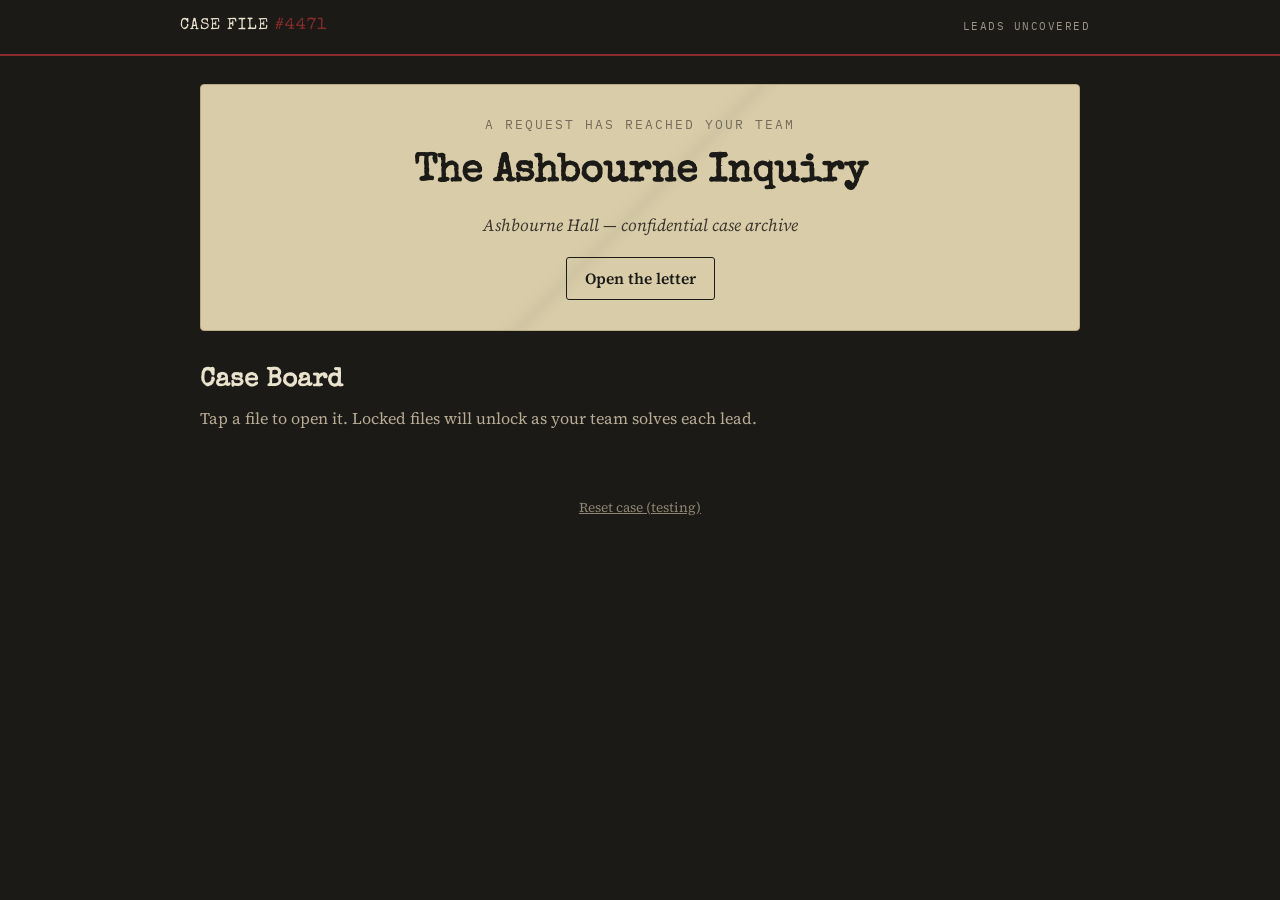
<file: index.html>
<!DOCTYPE html>
<html lang="en">
<head>
<meta charset="UTF-8">
<meta name="viewport" content="width=device-width, initial-scale=1.0">
<title>Case File #4471 — The Ashbourne Inquiry</title>
<link rel="stylesheet" href="style.css">
<link rel="preconnect" href="https://fonts.googleapis.com">
<link rel="preconnect" href="https://fonts.gstatic.com" crossorigin>
<link href="https://fonts.googleapis.com/css2?family=Special+Elite&family=Source+Serif+4:ital,opsz,wght@0,8..60,400;0,8..60,600;0,8..60,700;1,8..60,400&family=IBM+Plex+Mono:wght@400;500;600&display=swap" rel="stylesheet">
</head>
<body>

<!-- ============================================================
     TOP BAR — persists across all screens
============================================================ -->
<header class="topbar">
  <div class="topbar-inner">
    <div class="case-stamp">CASE FILE <span>#4471</span></div>
    <div class="progress-track" id="progressTrack" aria-label="Case progress">
      <span class="progress-label">LEADS UNCOVERED</span>
      <div class="progress-dots" id="progressDots"></div>
    </div>
  </div>
</header>

<main id="app">

  <!-- ============================================================
       SCREEN: DASHBOARD
  ============================================================ -->
  <section class="screen" id="screen-dashboard">
    <div class="intro-letter">
      <p class="intro-kicker">A request has reached your team</p>
      <h1>The Ashbourne Inquiry</h1>
      <p class="intro-sub">Ashbourne Hall &mdash; confidential case archive</p>
      <button class="btn btn-ghost" id="btnOpenLetter">Open the letter</button>
    </div>

    <div class="board" id="board">
      <h2 class="board-heading">Case Board</h2>
      <p class="board-help">Tap a file to open it. Locked files will unlock as your team solves each lead.</p>
      <div class="card-grid" id="cardGrid"><!-- cards injected by script.js --></div>
    </div>

    <div class="dashboard-footer">
      <button class="btn btn-text" id="btnReset">Reset case (testing)</button>
    </div>
  </section>

  <!-- ============================================================
       SCREEN: BACKGROUND / LETTER FROM REQUESTER
  ============================================================ -->
  <section class="screen hidden" id="screen-background">
    <button class="btn btn-back" data-back>&larr; Back to Case Board</button>
    <article class="file-sheet letter-sheet">
      <p class="file-tag">Incoming Correspondence</p>
      <h2>A Request For Help</h2>
      <p class="letter-line">CONFIDENTIAL — CASE FILE #4471</p>
      <p class="letter-line">Requesting Party: Margaret Hale, Family Attorney</p>
      <hr class="rule">
      <p>To the Investigation Team,</p>
      <p>My name is Margaret Hale. I've served as the Ashford family's attorney for almost twenty years, and I'm reaching out because I don't trust how quickly this case was closed.</p>
      <p>Four nights ago, <strong>Theodore Ashford</strong> &mdash; founder of Ashford Specialty Catalysts and owner of Ashbourne Hall was found dead in his study by his housekeeper, just before midnight. The official report calls it a tragic fall. The family wants it left at that.</p>
      <p>I don't believe that's the whole story.</p>
      <p>Theodore had asked me, privately, to review the company's books before the dinner that evening. He told me he'd found "irregularities" and that he intended to settle the matter quietly with the family before he announced who would take over the company. That conversation was supposed to happen after dinner. It never did.</p>
      <p>I've gathered what I could before anyone thought to stop me. I'm locking each file behind a puzzle, because I'm afraid that if the wrong person reaches this archive first, the truth will quietly disappear.</p>
      <p>You are, by every account, the best detective team there is. Please find out what really happened to Theodore that night.</p>
      <p class="letter-sign">&mdash; Margaret Hale</p>
    </article>
  </section>

  <!-- ============================================================
       SCREEN: CLUE 1 — ROMAN NUMERAL CIPHER (entry lock)
  ============================================================ -->
  <section class="screen hidden" id="screen-clue1">
    <button class="btn btn-back" data-back>&larr; Back to Case Board</button>
    <article class="file-sheet">
      <p class="file-tag">The Study Safe &mdash; Locked</p>
      <h2>Combination Lock</h2>
      <p>Margaret left a note taped to the safe in Theodore's study:</p>
      <blockquote class="riddle-block">
        I&rsquo;m thinking of three Roman numerals.<br><br>
        They all follow the same rule: each one is made from a block of X&rsquo;s, followed by either VII or IX.<br><br>
        The second number is the smallest, and the third number is the largest.<br><br>
        1st number: _ _ _ _ _<br>
        2nd number: _ _ _ _<br>
        3rd number: _ _ _ _ _<br><br>
        What are the three numbers?
      </blockquote>
      <p class="hint-note">Answers may be entered as Roman numerals or regular numbers.</p>

      <div class="answer-box" data-clue="clue1">
        <label for="input-clue1">Enter the three numbers, in order:</label>
        <input type="text" id="input-clue1" placeholder="e.g. XIVII, IXXIV, XXXXI  or  25, 04, 45" autocomplete="off">
        <div class="answer-actions">
          <button class="btn btn-primary" data-submit="clue1">Submit</button>
          <button class="btn btn-hint" data-hint="clue1">Hint</button>
        </div>
        <p class="hint-text hidden" id="hint-clue1"></p>
        <p class="feedback" id="feedback-clue1"></p>
      </div>
    </article>
  </section>

  <!-- ============================================================
       SCREEN: AUTOPSY REPORT (contains Clue 2)
  ============================================================ -->
  <section class="screen hidden" id="screen-autopsy">
    <button class="btn btn-back" data-back>&larr; Back to Case Board</button>
    <article class="file-sheet">
      <p class="file-tag">Medical Examiner's File</p>
      <h2>Examination Summary</h2>
      <table class="data-table">
        <tr><th>Subject</th><td>Theodore Ashford, 68</td></tr>
        <tr><th>Date of incident</th><td>The night of November 14th</td></tr>
        <tr><th>Examination time</th><td>11:00&nbsp;PM</td></tr>
        <tr><th>Cause of death</th><td>Blunt head trauma consistent with a fall</td></tr>
        <tr><th>Body temperature at exam</th><td>33.0&deg;C</td></tr>
        <tr><th>Normal living body temperature</th><td>37.2&deg;C</td></tr>
        <tr><th>Stomach contents</th><td>Partially digested, consistent with a meal taken mid-afternoon</td></tr>
        <tr><th>Toxicology</th><td>No alcohol or medication detected</td></tr>
      </table>
      <p class="examiner-note">Examiner's note: "Temperature alone won't tell you anything. Cooling isn't constant."</p>

      <div class="answer-box" data-clue="clue2">
        <label for="input-clue2">What time did Theodore die?</label>
        <input type="text" id="input-clue2" placeholder="e.g. 1:00 PM or 13:00" autocomplete="off">
        <div class="answer-actions">
          <button class="btn btn-primary" data-submit="clue2">Submit</button>
          <button class="btn btn-hint" data-hint="clue2">Hint</button>
        </div>
        <p class="hint-text hidden" id="hint-clue2"></p>
        <p class="feedback" id="feedback-clue2"></p>
      </div>
    </article>
  </section>

  <!-- ============================================================
       SCREEN: POLICE REPORT (contains Clue 3)
  ============================================================ -->
  <section class="screen hidden" id="screen-police">
    <button class="btn btn-back" data-back>&larr; Back to Case Board</button>
    <article class="file-sheet">
      <p class="file-tag">Police Report</p>
      <h2>Incident Report &amp; Witness Statements</h2>

      <h3>Suspect statements</h3>
      <div class="suspect-grid">
        <div class="suspect-card">
          <p class="suspect-name">Olivia Ashford</p>
          <p class="suspect-role">Daughter &middot; company Vice President</p>
          <p class="suspect-quote">"I was on the garden terrace taking calls about the merger from about 6:30 until just after 9. The security log should confirm that."</p>
        </div>
        <div class="suspect-card">
          <p class="suspect-name">Richard Pruitt</p>
          <p class="suspect-role">Theodore's longtime business partner &middot; recently sidelined</p>
          <p class="suspect-quote">"I was at my own home all afternoon, rehearsing a toast I never got to give. I never came near Ashbourne Hall that day."</p>
        </div>
      <div class="suspect-card">
          <p class="suspect-name">Daniel Whitlock</p>
          <p class="suspect-role">Son-in-law &middot; works in the company's finance office</p>
          <p class="suspect-quote">"I left the house around 2:30 and went for a long drive to clear my head. I was alone the rest of the afternoon."</p>
        </div>
        <div class="suspect-card">
          <p class="suspect-name">Marta Lin</p>
          <p class="suspect-role">Theodore's executive assistant of twenty years</p>
          <p class="suspect-quote">"I left for the pharmacy around 5. I can show you the receipt."</p>
        </div>
      </div>

      <h3>Ashbourne Hall security log &mdash; night of the incident</h3>
      <div class="table-scroll">
      <table class="data-table log-table">
        <tr><th>Time</th><th>Name</th><th>Door</th></tr>
        <tr><td>3:55&nbsp;PM</td><td>D. Whitlock</td><td>Study Wing &mdash; IN</td></tr>
        <tr><td>4:10&nbsp;PM</td><td>D. Whitlock</td><td>Study Wing &mdash; OUT</td></tr>
        <tr><td>5:12&nbsp;PM</td><td>M. Lin</td><td>Main Hall &mdash; OUT</td></tr>
        <tr><td>6:40&nbsp;PM</td><td>O. Ashford</td><td>Garden Terrace &mdash; IN</td></tr>
        <tr><td>9:15&nbsp;PM</td><td>O. Ashford</td><td>Garden Terrace &mdash; OUT</td></tr>
        <tr><td>11:48&nbsp;PM</td><td>Housekeeper</td><td>Study Wing &mdash; IN (body discovered)</td></tr>
      </table>
      </div>
      <p class="examiner-note">Note: R. Pruitt's access fob has no recorded entries for the entire day &mdash; consistent with being off the property.</p>

      <div class="answer-box" data-clue="clue3">
        <label for="input-clue3">Whose statement contradicts the security log at the established time of death?</label>
        <input type="text" id="input-clue3" placeholder="Enter a name" autocomplete="off">
        <div class="answer-actions">
          <button class="btn btn-primary" data-submit="clue3">Submit</button>
          <button class="btn btn-hint" data-hint="clue3">Hint</button>
        </div>
        <p class="hint-text hidden" id="hint-clue3"></p>
        <p class="feedback" id="feedback-clue3"></p>
      </div>
    </article>
  </section>

  <!-- ============================================================
       SCREEN: COMPANY LEDGER (contains Clue 4)
  ============================================================ -->
  <section class="screen hidden" id="screen-research">
    <button class="btn btn-back" data-back>&larr; Back to Case Board</button>
    <article class="file-sheet">
      <p class="file-tag">Ashford Specialty Catalysts &mdash; Finance Office</p>
      <h2>Quarterly Ledger &amp; Audit Trail</h2>

      <p>
        The quarterly expense summary presented to the family and the board listed the following totals.
        Margaret had reportedly asked for the finance records to be rechecked the morning of the incident.
      </p>

      <table class="data-table">
        <tr><th>Expense category</th><th>Reported total</th></tr>
        <tr><td>Equipment maintenance</td><td>$42,000</td></tr>
        <tr><td>Raw material purchases</td><td>$158,000</td></tr>
        <tr><td>Marketing &amp; travel</td><td>$39,000</td></tr>
        <tr><td>Contractor fees</td><td>$51,000</td></tr>
      </table>

      <p>
        The printed report only shows final totals. The accounting software, however, keeps an independent
        entry log showing the original internal entries before the summary was prepared:
      </p>

      <div class="table-scroll">
      <table class="data-table log-table">
        <tr>
          <th>Entry ID</th>
          <th>User</th>
          <th>Logged</th>
          <th>Vendor / note</th>
          <th>Category assigned</th>
          <th>Amount</th>
        </tr>
        <tr>
          <td>LED-2287</td>
          <td>dwhitlock</td>
          <td>3 weeks before incident</td>
          <td>Boiler inspection and replacement valves</td>
          <td>Equipment maintenance</td>
          <td>$42,000</td>
        </tr>
        <tr>
          <td>LED-2288</td>
          <td>dwhitlock</td>
          <td>3 weeks before incident</td>
          <td>Metal feedstock</td>
          <td>Raw material purchases</td>
          <td>$158,000</td>
        </tr>
        <tr>
          <td>LED-2289</td>
          <td>dwhitlock</td>
          <td>3 weeks before incident</td>
          <td>Harrow &amp; Vale Industrial Consulting</td>
          <td>Contractor fees</td>
          <td>$97,000</td>
        </tr>
        <tr>
          <td>LED-2310</td>
          <td>dwhitlock</td>
          <td>2 weeks before incident</td>
          <td>Conference travel and client dinner expenses</td>
          <td>Marketing &amp; travel</td>
          <td>$39,000</td>
        </tr>
        <tr>
          <td>LED-2316</td>
          <td>dwhitlock</td>
          <td>4 days before incident</td>
          <td>Quarterly report formatting adjustment</td>
          <td>Contractor fees</td>
          <td>-$46,000</td>
        </tr>
      </table>
      </div>

      <p class="examiner-note">
        System note: the printed board summary only displays final category totals. The accounting software
        stores every original entry and every later adjustment separately. Margaret had circled the contractor
        section in red pencil, but the marked copy was never sent to the board.
      </p>

      <div class="answer-box" data-clue="clue4">
        <label for="input-clue4">Which original Entry ID contains the suspicious contractor amount?</label>
        <input type="text" id="input-clue4" placeholder="e.g. LED-4586" autocomplete="off">
        <div class="answer-actions">
          <button class="btn btn-primary" data-submit="clue4">Submit</button>
          <button class="btn btn-hint" data-hint="clue4">Hint</button>
        </div>
        <p class="hint-text hidden" id="hint-clue4"></p>
        <p class="feedback" id="feedback-clue4"></p>
      </div>
    </article>
  </section>

  <!-- ============================================================
       SCREEN: FINAL ACCUSATION
  ============================================================ -->
  <section class="screen hidden" id="screen-final">
    <button class="btn btn-back" data-back>&larr; Back to Case Board</button>
    <article class="file-sheet final-sheet">
      <p class="file-tag">Final Verdict</p>
      <h2>Who Killed Theodore Ashford?</h2>
      <p>Your team has the security log, the time of death, the contradicted alibi, and the falsified ledger entry. It's time to name the person responsible.</p>

      <div class="answer-box" data-clue="final">
        <label for="input-final">Type the murderer's full name:</label>
        <input type="text" id="input-final" placeholder="Enter a name" autocomplete="off">
        <div class="answer-actions">
          <button class="btn btn-primary" data-submit="final">Accuse</button>
        </div>
        <p class="feedback" id="feedback-final"></p>
      </div>
    </article>
  </section>

  <!-- ============================================================
       SCREEN: ENDING
  ============================================================ -->
  <section class="screen hidden" id="screen-ending">
    <button class="btn btn-back" data-back>&larr; Back to Case Board</button>
    <article class="file-sheet ending-sheet">
      <p class="file-tag">Case Closed</p>
      <h2>The Truth</h2>
      <p>Daniel Whitlock had been quietly siphoning company funds through inflated contractor invoices to cover a string of gambling debts. When Theodore ordered an outside audit of the books, the gap surfaced and Theodore decided to settle it privately with the family rather than involve the police, at least until he'd heard Daniel out.</p>
      <p>Daniel got to him first. The security log places him in the study at 3:55&nbsp;PM, exactly when the examiner says Theodore died, despite his statement that he'd left hours earlier. He begged Theodore to keep it quiet, Theodore refused. In the confrontation that followed, Theodore fell and struck his head. Daniel staged the scene to look like an accident, then went back into the books to quietly patch the number he'd faked.</p>
      <p>He didn't count on the accounting system keeping its own independent record, or on a detective team that knew how to read one.</p>
      <p class="ending-signoff">Case #4471: Closed.</p>
    </article>
  </section>

</main>

<script src="script.js"></script>
</body>
</html>
</file>
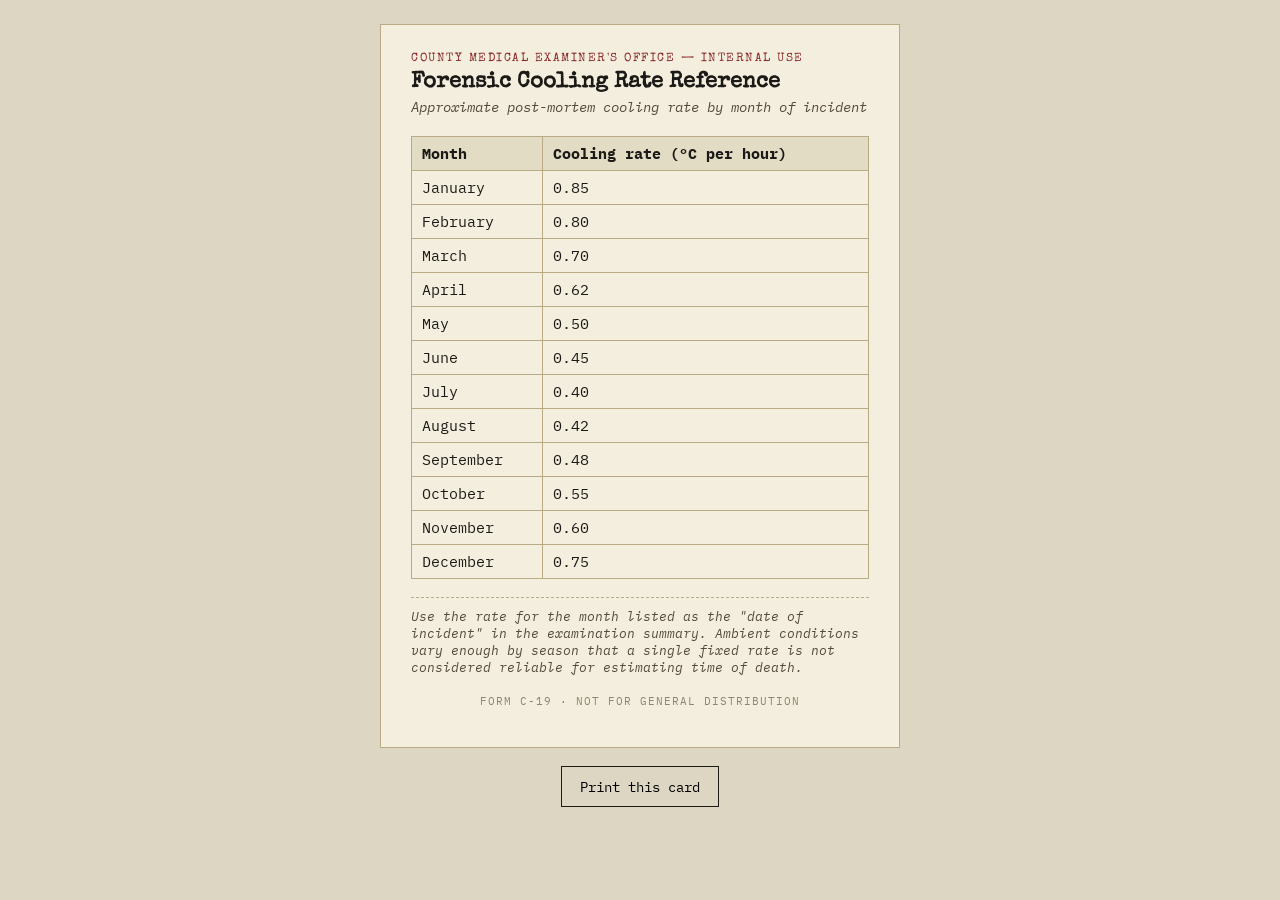
<file: cooling-rate-reference-card.html>
<!DOCTYPE html>
<html lang="en">
<head>
<meta charset="UTF-8">
<meta name="viewport" content="width=device-width, initial-scale=1.0">
<title>Forensic Cooling Rate Reference Card — Print</title>
<link rel="preconnect" href="https://fonts.googleapis.com">
<link rel="preconnect" href="https://fonts.gstatic.com" crossorigin>
<link href="https://fonts.googleapis.com/css2?family=Special+Elite&family=IBM+Plex+Mono:wght@400;500;600&display=swap" rel="stylesheet">
<style>
  :root {
    --ink: #1c1a17;
    --paper: #f3eedd;
    --paper-line: #b9ab84;
    --evidence-red: #8a2c2c;
  }
  * { box-sizing: border-box; }
  body {
    margin: 0;
    padding: 24px;
    background: #ddd6c2;
    font-family: 'IBM Plex Mono', 'Courier New', monospace;
    color: var(--ink);
  }
  .card {
    max-width: 520px;
    margin: 0 auto;
    background: var(--paper);
    border: 1px solid var(--paper-line);
    padding: 28px 30px;
  }
  .stamp {
    font-family: 'Special Elite', 'Courier New', monospace;
    font-size: 0.75rem;
    letter-spacing: 1.5px;
    color: var(--evidence-red);
    text-transform: uppercase;
    margin: 0 0 6px;
  }
  h1 {
    font-family: 'Special Elite', 'Courier New', monospace;
    font-size: 1.4rem;
    margin: 0 0 4px;
  }
  .sub {
    font-size: 0.85rem;
    font-style: italic;
    margin: 0 0 20px;
    color: #54493a;
  }
  table {
    width: 100%;
    border-collapse: collapse;
    font-size: 0.92rem;
    margin-bottom: 18px;
  }
  th, td {
    border: 1px solid var(--paper-line);
    padding: 7px 10px;
    text-align: left;
  }
  th {
    background: #e3dcc4;
  }
  .note {
    font-size: 0.8rem;
    font-style: italic;
    border-top: 1px dashed var(--paper-line);
    padding-top: 10px;
    color: #54493a;
  }
  .footer {
    text-align: center;
    font-size: 0.7rem;
    letter-spacing: 1px;
    color: #8d8472;
    margin-top: 18px;
  }
  .no-print {
    text-align: center;
    margin: 18px auto 0;
    max-width: 520px;
  }
  .no-print button {
    font-family: 'IBM Plex Mono', monospace;
    padding: 10px 18px;
    border: 1px solid var(--ink);
    background: transparent;
    cursor: pointer;
    font-size: 0.9rem;
  }
  @media print {
    body { background: #fff; padding: 0; }
    .card { border: none; max-width: none; }
    .no-print { display: none; }
  }
</style>
</head>
<body>

  <div class="card">
    <p class="stamp">County Medical Examiner's Office — Internal Use</p>
    <h1>Forensic Cooling Rate Reference</h1>
    <p class="sub">Approximate post-mortem cooling rate by month of incident</p>

    <table>
      <tr><th>Month</th><th>Cooling rate (&deg;C per hour)</th></tr>
      <tr><td>January</td><td>0.85</td></tr>
      <tr><td>February</td><td>0.80</td></tr>
      <tr><td>March</td><td>0.70</td></tr>
      <tr><td>April</td><td>0.62</td></tr>
      <tr><td>May</td><td>0.50</td></tr>
      <tr><td>June</td><td>0.45</td></tr>
      <tr><td>July</td><td>0.40</td></tr>
      <tr><td>August</td><td>0.42</td></tr>
      <tr><td>September</td><td>0.48</td></tr>
      <tr><td>October</td><td>0.55</td></tr>
      <tr><td>November</td><td>0.60</td></tr>
      <tr><td>December</td><td>0.75</td></tr>
    </table>

    <p class="note">Use the rate for the month listed as the "date of incident" in the examination summary. Ambient conditions vary enough by season that a single fixed rate is not considered reliable for estimating time of death.</p>

    <p class="footer">FORM C-19 &middot; NOT FOR GENERAL DISTRIBUTION</p>
  </div>

  <div class="no-print">
    <button onclick="window.print()">Print this card</button>
  </div>

</body>
</html>
</file>
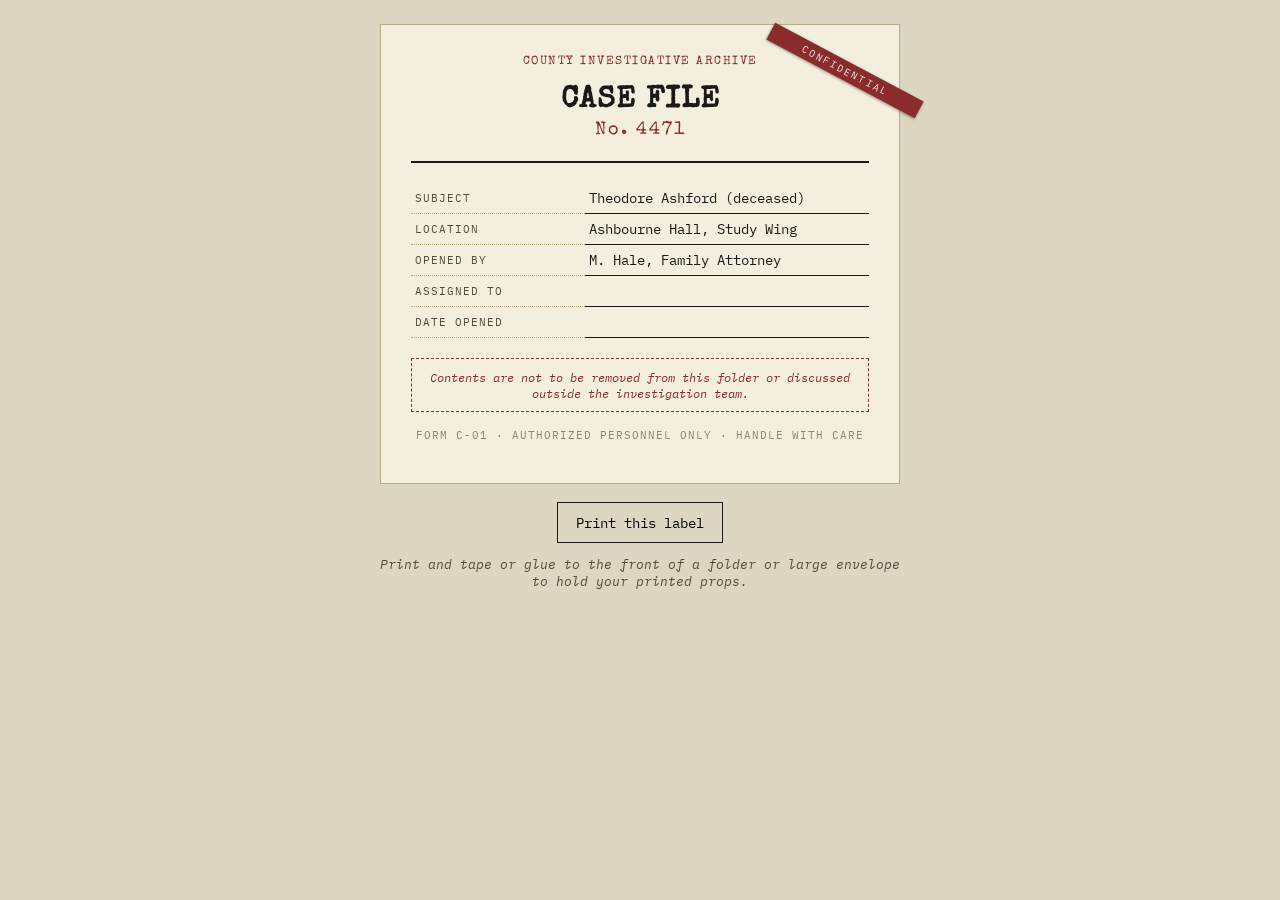
<file: evidence-folder-label.html>
<!DOCTYPE html>
<html lang="en">
<head>
<meta charset="UTF-8">
<meta name="viewport" content="width=device-width, initial-scale=1.0">
<title>Evidence Folder Label — Print</title>
<link rel="preconnect" href="https://fonts.googleapis.com">
<link rel="preconnect" href="https://fonts.gstatic.com" crossorigin>
<link href="https://fonts.googleapis.com/css2?family=Special+Elite&family=IBM+Plex+Mono:wght@400;500;600&display=swap" rel="stylesheet">
<style>
  :root {
    --ink: #1c1a17;
    --paper: #f3eedd;
    --paper-line: #b9ab84;
    --evidence-red: #8a2c2c;
  }
  * { box-sizing: border-box; }
  body {
    margin: 0;
    padding: 24px;
    background: #ddd6c2;
    font-family: 'IBM Plex Mono', 'Courier New', monospace;
    color: var(--ink);
  }
  .card {
    max-width: 520px;
    margin: 0 auto;
    background: var(--paper);
    border: 1px solid var(--paper-line);
    padding: 30px;
    position: relative;
  }
  .corner-stamp {
    position: absolute;
    top: 36px;
    right: -30px;
    background: var(--evidence-red);
    color: #f3e8e8;
    font-family: 'IBM Plex Mono', monospace;
    font-size: 0.62rem;
    letter-spacing: 2px;
    padding: 3px 36px;
    transform: rotate(28deg);
    box-shadow: 0 1px 3px rgba(0,0,0,0.4);
  }
  .stamp {
    font-family: 'Special Elite', 'Courier New', monospace;
    font-size: 0.78rem;
    letter-spacing: 1.5px;
    color: var(--evidence-red);
    text-transform: uppercase;
    margin: 0 0 18px;
    text-align: center;
  }
  h1 {
    font-family: 'Special Elite', 'Courier New', monospace;
    font-size: 1.9rem;
    margin: 0 0 6px;
    text-align: center;
    letter-spacing: 1px;
  }
  .case-no {
    font-family: 'Special Elite', 'Courier New', monospace;
    font-size: 1.1rem;
    text-align: center;
    color: var(--evidence-red);
    margin: 0 0 22px;
    letter-spacing: 2px;
  }
  .divider {
    border: none;
    border-top: 2px solid var(--ink);
    margin: 0 0 20px;
  }
  table {
    width: 100%;
    border-collapse: collapse;
    font-size: 0.85rem;
    margin-bottom: 20px;
  }
  td {
    padding: 6px 4px;
    border-bottom: 1px dotted var(--paper-line);
  }
  td.label {
    width: 38%;
    color: #54493a;
    text-transform: uppercase;
    font-size: 0.7rem;
    letter-spacing: 1px;
    vertical-align: top;
    padding-top: 8px;
  }
  td.blank {
    border-bottom: 1px solid var(--ink);
  }
  .warning {
    font-size: 0.78rem;
    font-style: italic;
    text-align: center;
    color: var(--evidence-red);
    border: 1px dashed var(--evidence-red);
    padding: 10px 12px;
    margin: 0 0 16px;
  }
  .footer {
    text-align: center;
    font-size: 0.68rem;
    letter-spacing: 1px;
    color: #8d8472;
    margin-top: 6px;
  }
  .no-print {
    text-align: center;
    margin: 18px auto 0;
    max-width: 520px;
  }
  .no-print button {
    font-family: 'IBM Plex Mono', monospace;
    padding: 10px 18px;
    border: 1px solid var(--ink);
    background: transparent;
    cursor: pointer;
    font-size: 0.9rem;
  }
  .no-print p {
    font-size: 0.8rem;
    color: #54493a;
    font-style: italic;
  }
  @media print {
    body { background: #fff; padding: 0; }
    .card { border: 2px solid #000; max-width: none; }
    .no-print { display: none; }
  }
</style>
</head>
<body>

  <div class="card">
    <div class="corner-stamp">CONFIDENTIAL</div>
    <p class="stamp">County Investigative Archive</p>
    <h1>CASE FILE</h1>
    <p class="case-no">No. 4471</p>
    <hr class="divider">

    <table>
      <tr><td class="label">Subject</td><td class="blank">Theodore Ashford (deceased)</td></tr>
      <tr><td class="label">Location</td><td class="blank">Ashbourne Hall, Study Wing</td></tr>
      <tr><td class="label">Opened by</td><td class="blank">M. Hale, Family Attorney</td></tr>
      <tr><td class="label">Assigned to</td><td class="blank">&nbsp;</td></tr>
      <tr><td class="label">Date opened</td><td class="blank">&nbsp;</td></tr>
    </table>

    <p class="warning">Contents are not to be removed from this folder or discussed outside the investigation team.</p>

    <p class="footer">FORM C-01 &middot; AUTHORIZED PERSONNEL ONLY &middot; HANDLE WITH CARE</p>
  </div>

  <div class="no-print">
    <button onclick="window.print()">Print this label</button>
    <p>Print and tape or glue to the front of a folder or large envelope to hold your printed props.</p>
  </div>

</body>
</html>
</file>
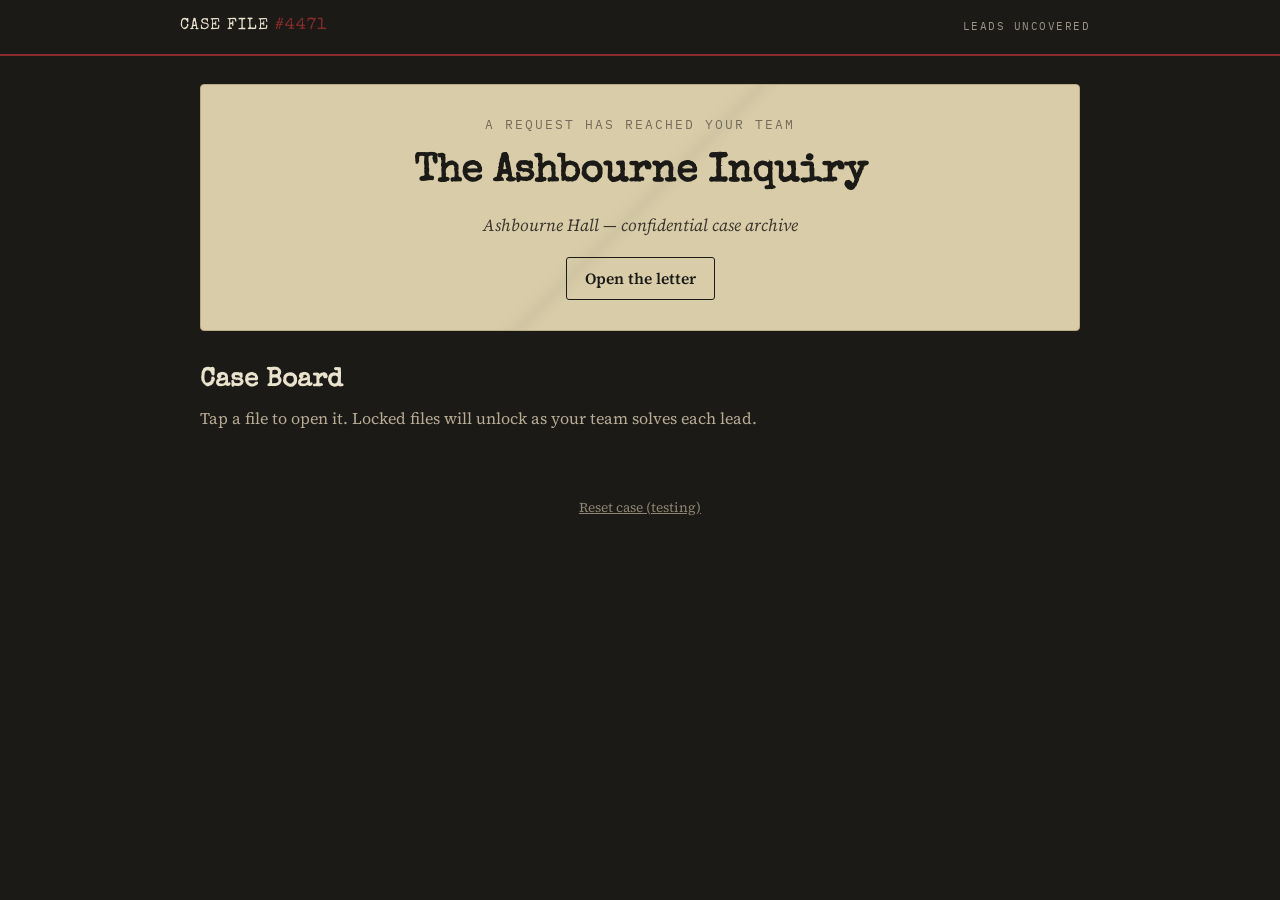
<file: index (2).html>
<!DOCTYPE html>
<html lang="en">
<head>
<meta charset="UTF-8">
<meta name="viewport" content="width=device-width, initial-scale=1.0">
<title>Case File #4471 — The Ashbourne Inquiry</title>
<link rel="stylesheet" href="style.css">
<link rel="preconnect" href="https://fonts.googleapis.com">
<link rel="preconnect" href="https://fonts.gstatic.com" crossorigin>
<link href="https://fonts.googleapis.com/css2?family=Special+Elite&family=Source+Serif+4:ital,opsz,wght@0,8..60,400;0,8..60,600;0,8..60,700;1,8..60,400&family=IBM+Plex+Mono:wght@400;500;600&display=swap" rel="stylesheet">
</head>
<body>

<!-- ============================================================
     TOP BAR — persists across all screens
============================================================ -->
<header class="topbar">
  <div class="topbar-inner">
    <div class="case-stamp">CASE FILE <span>#4471</span></div>
    <div class="progress-track" id="progressTrack" aria-label="Case progress">
      <span class="progress-label">LEADS UNCOVERED</span>
      <div class="progress-dots" id="progressDots"></div>
    </div>
  </div>
</header>

<main id="app">

  <!-- ============================================================
       SCREEN: DASHBOARD
  ============================================================ -->
  <section class="screen" id="screen-dashboard">
    <div class="intro-letter">
      <p class="intro-kicker">A request has reached your team</p>
      <h1>The Ashbourne Inquiry</h1>
      <p class="intro-sub">Ashbourne Hall &mdash; confidential case archive</p>
      <button class="btn btn-ghost" id="btnOpenLetter">Open the letter</button>
    </div>

    <div class="board" id="board">
      <h2 class="board-heading">Case Board</h2>
      <p class="board-help">Tap a file to open it. Locked files will unlock as your team solves each lead.</p>
      <div class="card-grid" id="cardGrid"><!-- cards injected by script.js --></div>
    </div>

    <div class="dashboard-footer">
      <button class="btn btn-text" id="btnReset">Reset case (testing)</button>
    </div>
  </section>

  <!-- ============================================================
       SCREEN: BACKGROUND / LETTER FROM REQUESTER
  ============================================================ -->
  <section class="screen hidden" id="screen-background">
    <button class="btn btn-back" data-back>&larr; Back to Case Board</button>
    <article class="file-sheet letter-sheet">
      <p class="file-tag">Incoming Correspondence</p>
      <h2>A Request For Help</h2>
      <p class="letter-line">CONFIDENTIAL — CASE FILE #4471</p>
      <p class="letter-line">Requesting Party: Margaret Hale, Family Attorney</p>
      <hr class="rule">
      <p>To the Investigation Team,</p>
      <p>My name is Margaret Hale. I've served as the Ashford family's attorney for almost twenty years, and I'm reaching out because I don't trust how quickly this case was closed.</p>
      <p>Four nights ago, <strong>Theodore Ashford</strong> &mdash; founder of Ashford Specialty Catalysts and owner of Ashbourne Hall &mdash; was found dead in his study by his housekeeper, just before midnight. The official report calls it a tragic fall. The family wants it left at that.</p>
      <p>I don't believe that's the whole story.</p>
      <p>Theodore had asked me, privately, to review the company's books before the dinner that evening. He told me he'd found "irregularities" and that he intended to settle the matter quietly with the family before he announced who would take over the company. That conversation was supposed to happen after dinner. It never did.</p>
      <p>I've gathered what I could before anyone thought to stop me: the medical examiner's summary, the police report, the estate's security log, and the company's own financial records. I'm locking each file behind a puzzle, because I'm afraid that if the wrong person reaches this archive first, the truth will quietly disappear &mdash; the way Theodore's "irregularities" so nearly did.</p>
      <p>You are, by every account, the best detective team there is. Please &mdash; find out what really happened to Theodore that night.</p>
      <p class="letter-sign">&mdash; Margaret Hale</p>
    </article>
  </section>

  <!-- ============================================================
       SCREEN: CLUE 1 — ROMAN NUMERAL CIPHER (entry lock)
  ============================================================ -->
  <section class="screen hidden" id="screen-clue1">
    <button class="btn btn-back" data-back>&larr; Back to Case Board</button>
    <article class="file-sheet">
      <p class="file-tag">The Study Safe &mdash; Locked</p>
      <h2>Combination Lock</h2>
      <p>Margaret left a note taped to the safe in Theodore's study:</p>
      <blockquote class="riddle-block">
        I&rsquo;m thinking of three Roman numerals.<br><br>
        They all follow the same rule: each one is made from a block of X&rsquo;s, followed by either VII or IX.<br><br>
        The second number is the smallest, and the third number is the largest.<br><br>
        1st number: _ _ _ _ _<br>
        2nd number: _ _ _ _<br>
        3rd number: _ _ _ _ _<br><br>
        What are the three numbers?
      </blockquote>
      <p class="hint-note">Use your Roman numeral cheat sheet. Answers may be entered as Roman numerals or regular numbers, in order, separated by commas.</p>

      <div class="answer-box" data-clue="clue1">
        <label for="input-clue1">Enter the three numbers, in order:</label>
        <input type="text" id="input-clue1" placeholder="e.g. XXVII, XVII, XXXIX  or  27, 17, 39" autocomplete="off">
        <div class="answer-actions">
          <button class="btn btn-primary" data-submit="clue1">Submit</button>
          <button class="btn btn-hint" data-hint="clue1">Hint</button>
        </div>
        <p class="hint-text hidden" id="hint-clue1"></p>
        <p class="feedback" id="feedback-clue1"></p>
      </div>
    </article>
  </section>

  <!-- ============================================================
       SCREEN: AUTOPSY REPORT (contains Clue 2)
  ============================================================ -->
  <section class="screen hidden" id="screen-autopsy">
    <button class="btn btn-back" data-back>&larr; Back to Case Board</button>
    <article class="file-sheet">
      <p class="file-tag">Medical Examiner's File</p>
      <h2>Examination Summary</h2>
      <table class="data-table">
        <tr><th>Subject</th><td>Theodore Ashford, 68</td></tr>
        <tr><th>Date of incident</th><td>The night of November 14th</td></tr>
        <tr><th>Examination time</th><td>11:00&nbsp;PM</td></tr>
        <tr><th>Cause of death</th><td>Blunt head trauma consistent with a fall</td></tr>
        <tr><th>Body temperature at exam</th><td>33.0&deg;C</td></tr>
        <tr><th>Normal living body temperature</th><td>37.2&deg;C</td></tr>
        <tr><th>Stomach contents</th><td>Partially digested, consistent with a meal taken mid-afternoon</td></tr>
        <tr><th>Toxicology</th><td>No alcohol or medication detected</td></tr>
      </table>
      <p class="examiner-note">Examiner's note: "Temperature alone won't tell you anything. Cooling isn't constant &mdash; it depends on the time of year. You'll need to look elsewhere for the rest of what you need."</p>

      <div class="answer-box" data-clue="clue2">
        <label for="input-clue2">What time did Theodore die?</label>
        <input type="text" id="input-clue2" placeholder="e.g. 4:00 PM or 16:00" autocomplete="off">
        <div class="answer-actions">
          <button class="btn btn-primary" data-submit="clue2">Submit</button>
          <button class="btn btn-hint" data-hint="clue2">Hint</button>
        </div>
        <p class="hint-text hidden" id="hint-clue2"></p>
        <p class="feedback" id="feedback-clue2"></p>
      </div>
    </article>
  </section>

  <!-- ============================================================
       SCREEN: POLICE REPORT (contains Clue 3)
  ============================================================ -->
  <section class="screen hidden" id="screen-police">
    <button class="btn btn-back" data-back>&larr; Back to Case Board</button>
    <article class="file-sheet">
      <p class="file-tag">Police Report</p>
      <h2>Incident Report &amp; Witness Statements</h2>

      <h3>Suspect statements</h3>
      <div class="suspect-grid">
        <div class="suspect-card">
          <p class="suspect-name">Daniel Whitlock</p>
          <p class="suspect-role">Son-in-law &middot; works in the company's finance office</p>
          <p class="suspect-quote">"I left the house around 2:30 and went for a long drive to clear my head. I was alone the rest of the afternoon."</p>
        </div>
        <div class="suspect-card">
          <p class="suspect-name">Olivia Ashford</p>
          <p class="suspect-role">Daughter &middot; company Vice President</p>
          <p class="suspect-quote">"I was on the garden terrace taking calls about the merger from about 6:30 until just after 9. The security log should confirm that."</p>
        </div>
        <div class="suspect-card">
          <p class="suspect-name">Richard Pruitt</p>
          <p class="suspect-role">Theodore's longtime business partner &middot; recently sidelined</p>
          <p class="suspect-quote">"I was at my own home all afternoon, rehearsing a toast I never got to give. I never came near Ashbourne Hall that day."</p>
        </div>
        <div class="suspect-card">
          <p class="suspect-name">Marta Lin</p>
          <p class="suspect-role">Theodore's executive assistant of twenty years</p>
          <p class="suspect-quote">"I left for the pharmacy around 5. I can show you the receipt."</p>
        </div>
      </div>

      <h3>Ashbourne Hall security log &mdash; night of the incident</h3>
      <div class="table-scroll">
      <table class="data-table log-table">
        <tr><th>Time</th><th>Name</th><th>Door</th></tr>
        <tr><td>3:55&nbsp;PM</td><td>D. Whitlock</td><td>Study Wing &mdash; IN</td></tr>
        <tr><td>4:10&nbsp;PM</td><td>D. Whitlock</td><td>Study Wing &mdash; OUT</td></tr>
        <tr><td>5:02&nbsp;PM</td><td>M. Lin</td><td>Main Hall &mdash; OUT</td></tr>
        <tr><td>6:40&nbsp;PM</td><td>O. Ashford</td><td>Garden Terrace &mdash; IN</td></tr>
        <tr><td>9:15&nbsp;PM</td><td>O. Ashford</td><td>Garden Terrace &mdash; OUT</td></tr>
        <tr><td>11:48&nbsp;PM</td><td>Housekeeper</td><td>Study Wing &mdash; IN (body discovered)</td></tr>
      </table>
      </div>
      <p class="examiner-note">Note: R. Pruitt's access fob has no recorded entries for the entire day &mdash; consistent with being off the property.</p>

      <div class="answer-box" data-clue="clue3">
        <label for="input-clue3">Whose statement contradicts the security log at the established time of death?</label>
        <input type="text" id="input-clue3" placeholder="Enter a name" autocomplete="off">
        <div class="answer-actions">
          <button class="btn btn-primary" data-submit="clue3">Submit</button>
          <button class="btn btn-hint" data-hint="clue3">Hint</button>
        </div>
        <p class="hint-text hidden" id="hint-clue3"></p>
        <p class="feedback" id="feedback-clue3"></p>
      </div>
    </article>
  </section>

  <!-- ============================================================
       SCREEN: COMPANY LEDGER (contains Clue 4)
  ============================================================ -->
  <section class="screen hidden" id="screen-research">
    <button class="btn btn-back" data-back>&larr; Back to Case Board</button>
    <article class="file-sheet">
      <p class="file-tag">Ashford Specialty Catalysts &mdash; Finance Office</p>
      <h2>Quarterly Ledger &amp; Audit Trail</h2>
      <p>The quarterly expense summary presented to the family and the board listed the following totals:</p>

      <table class="data-table">
        <tr><th>Expense category</th><th>Reported total</th></tr>
        <tr><td>Equipment maintenance</td><td>$42,000</td></tr>
        <tr><td>Raw material purchases</td><td>$158,000</td></tr>
        <tr><td>Marketing &amp; travel</td><td>$39,000</td></tr>
        <tr><td>Contractor fees</td><td>$51,000</td></tr>
      </table>

      <p>The accounting system keeps its own independent entry log, separate from the printed summary:</p>

      <div class="table-scroll">
      <table class="data-table log-table">
        <tr><th>Entry ID</th><th>User</th><th>Logged</th><th>Amount</th></tr>
        <tr><td>LED-2287</td><td>dwhitlock</td><td>3 weeks before incident</td><td>$42,000</td></tr>
        <tr><td>LED-2288</td><td>dwhitlock</td><td>3 weeks before incident</td><td>$158,000</td></tr>
        <tr><td>LED-2289</td><td>dwhitlock</td><td>3 weeks before incident</td><td>$97,000</td></tr>
        <tr><td>LED-2310</td><td>dwhitlock</td><td>2 weeks before incident</td><td>$39,000</td></tr>
      </table>
      </div>
      <p class="examiner-note">System note: unlike the printed summary, the accounting software timestamps every entry and logs the username behind it, and keeps a permanent edit history for anyone who knows to look.</p>

      <div class="answer-box" data-clue="clue4">
        <label for="input-clue4">Which Entry ID holds the falsified amount?</label>
        <input type="text" id="input-clue4" placeholder="e.g. LED-2289" autocomplete="off">
        <div class="answer-actions">
          <button class="btn btn-primary" data-submit="clue4">Submit</button>
          <button class="btn btn-hint" data-hint="clue4">Hint</button>
        </div>
        <p class="hint-text hidden" id="hint-clue4"></p>
        <p class="feedback" id="feedback-clue4"></p>
      </div>
    </article>
  </section>

  <!-- ============================================================
       SCREEN: FINAL ACCUSATION
  ============================================================ -->
  <section class="screen hidden" id="screen-final">
    <button class="btn btn-back" data-back>&larr; Back to Case Board</button>
    <article class="file-sheet final-sheet">
      <p class="file-tag">Final Verdict</p>
      <h2>Who Killed Theodore Ashford?</h2>
      <p>Your team has the security log, the time of death, the contradicted alibi, and the falsified ledger entry. It's time to name the person responsible.</p>

      <div class="answer-box" data-clue="final">
        <label for="input-final">Type the murderer's full name:</label>
        <input type="text" id="input-final" placeholder="Enter a name" autocomplete="off">
        <div class="answer-actions">
          <button class="btn btn-primary" data-submit="final">Accuse</button>
        </div>
        <p class="feedback" id="feedback-final"></p>
      </div>
    </article>
  </section>

  <!-- ============================================================
       SCREEN: ENDING
  ============================================================ -->
  <section class="screen hidden" id="screen-ending">
    <button class="btn btn-back" data-back>&larr; Back to Case Board</button>
    <article class="file-sheet ending-sheet">
      <p class="file-tag">Case Closed</p>
      <h2>The Truth</h2>
      <p>Daniel Whitlock had been quietly siphoning company funds through inflated contractor invoices to cover a string of gambling debts. When Theodore ordered an outside audit of the books, the gap surfaced &mdash; and Theodore decided to settle it privately with the family rather than involve the police, at least until he'd heard Daniel out.</p>
      <p>Daniel got to him first. The security log places him in the study at 3:55&nbsp;PM &mdash; exactly when the examiner says Theodore died &mdash; despite his statement that he'd left hours earlier. He begged Theodore to keep it quiet; Theodore refused. In the confrontation that followed, Theodore fell and struck his head. Daniel staged the scene to look like an accident, then went back into the books to quietly patch the number he'd faked.</p>
      <p>He didn't count on the accounting system keeping its own independent record &mdash; or on a detective team that knew how to read one.</p>
      <p class="ending-signoff">Case #4471: Closed.</p>
    </article>
  </section>

</main>

<script src="script.js"></script>
</body>
</html>
</file>
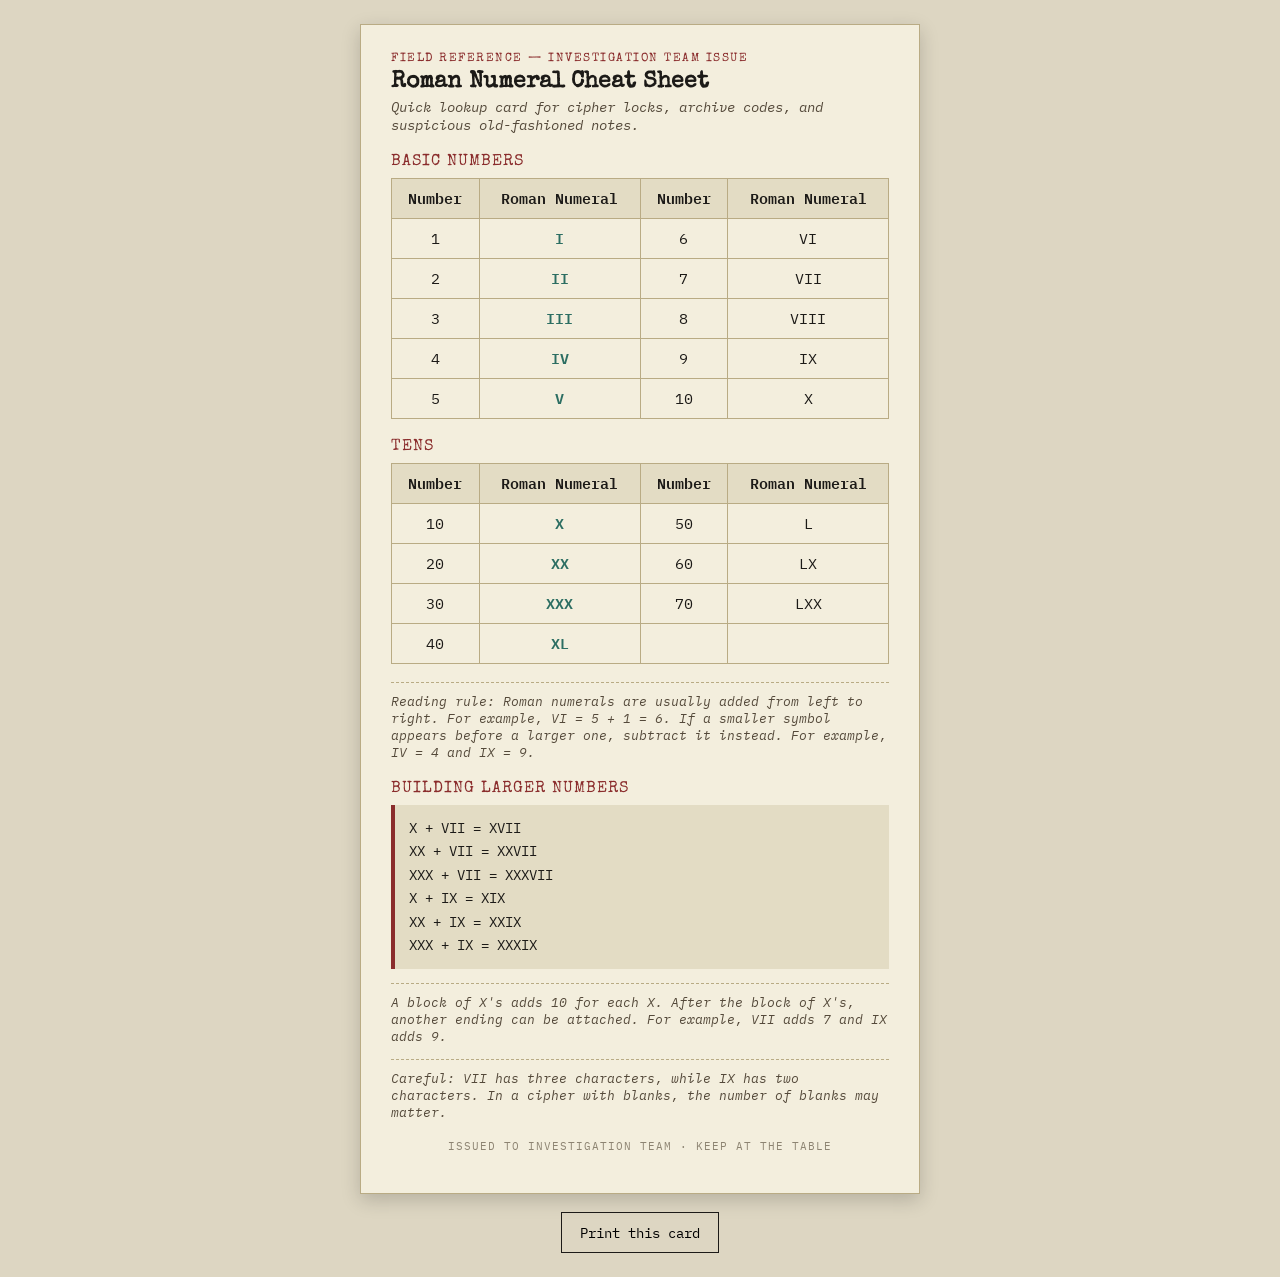
<file: roman-numeral-cheat-sheet.html>
<!DOCTYPE html>
<html lang="en">
<head>
<meta charset="UTF-8">
<meta name="viewport" content="width=device-width, initial-scale=1.0">
<title>Roman Numeral Cheat Sheet — Print</title>
<link rel="preconnect" href="https://fonts.googleapis.com">
<link rel="preconnect" href="https://fonts.gstatic.com" crossorigin>
<link href="https://fonts.googleapis.com/css2?family=Special+Elite&family=IBM+Plex+Mono:wght@400;500;600&display=swap" rel="stylesheet">
<style>
  :root {
    --ink: #1c1a17;
    --paper: #f3eedd;
    --paper-line: #b9ab84;
    --evidence-red: #8a2c2c;
    --forensic-teal: #2c6e62;
  }

  * { box-sizing: border-box; }

  body {
    margin: 0;
    padding: 24px;
    background: #ddd6c2;
    font-family: 'IBM Plex Mono', 'Courier New', monospace;
    color: var(--ink);
  }

  .card {
    max-width: 560px;
    margin: 0 auto;
    background: var(--paper);
    border: 1px solid var(--paper-line);
    padding: 28px 30px;
    box-shadow: 0 6px 18px rgba(0,0,0,0.18);
  }

  .stamp {
    font-family: 'Special Elite', 'Courier New', monospace;
    font-size: 0.75rem;
    letter-spacing: 1.5px;
    color: var(--evidence-red);
    text-transform: uppercase;
    margin: 0 0 6px;
  }

  h1 {
    font-family: 'Special Elite', 'Courier New', monospace;
    font-size: 1.45rem;
    margin: 0 0 4px;
  }

  .sub {
    font-size: 0.85rem;
    font-style: italic;
    margin: 0 0 20px;
    color: #54493a;
  }

  table {
    width: 100%;
    border-collapse: collapse;
    font-size: 0.92rem;
    margin-bottom: 18px;
  }

  th, td {
    border: 1px solid var(--paper-line);
    padding: 7px 10px;
    text-align: center;
  }

  th {
    background: #e3dcc4;
    font-weight: 600;
  }

  .main-table td:nth-child(2),
  .tens-table td:nth-child(2) {
    font-family: 'IBM Plex Mono', monospace;
    color: var(--forensic-teal);
    font-weight: 600;
  }

  .section-title {
    font-family: 'Special Elite', 'Courier New', monospace;
    font-size: 1rem;
    color: var(--evidence-red);
    margin: 20px 0 8px;
    letter-spacing: 1px;
    text-transform: uppercase;
  }

  .note {
    font-size: 0.8rem;
    font-style: italic;
    border-top: 1px dashed var(--paper-line);
    padding-top: 10px;
    color: #54493a;
    margin: 0 0 14px;
  }

  .examples {
    background: #e3dcc4;
    border-left: 4px solid var(--evidence-red);
    padding: 12px 14px;
    margin: 0 0 14px;
    font-size: 0.86rem;
    line-height: 1.7;
  }

  .examples strong {
    color: var(--evidence-red);
  }

  .footer {
    text-align: center;
    font-size: 0.7rem;
    letter-spacing: 1px;
    color: #8d8472;
    margin-top: 18px;
  }

  .no-print {
    text-align: center;
    margin: 18px auto 0;
    max-width: 560px;
  }

  .no-print button {
    font-family: 'IBM Plex Mono', monospace;
    padding: 10px 18px;
    border: 1px solid var(--ink);
    background: transparent;
    cursor: pointer;
    font-size: 0.9rem;
  }

  .no-print button:hover {
    background: rgba(0,0,0,0.06);
  }

  @media print {
    body {
      background: #fff;
      padding: 0;
    }

    .card {
      border: none;
      box-shadow: none;
      max-width: none;
    }

    .no-print {
      display: none;
    }
  }
</style>
</head>
<body>

  <div class="card">
    <p class="stamp">Field Reference &mdash; Investigation Team Issue</p>
    <h1>Roman Numeral Cheat Sheet</h1>
    <p class="sub">Quick lookup card for cipher locks, archive codes, and suspicious old-fashioned notes.</p>

    <p class="section-title">Basic Numbers</p>

    <table class="main-table">
      <tr><th>Number</th><th>Roman Numeral</th><th>Number</th><th>Roman Numeral</th></tr>
      <tr><td>1</td><td>I</td><td>6</td><td>VI</td></tr>
      <tr><td>2</td><td>II</td><td>7</td><td>VII</td></tr>
      <tr><td>3</td><td>III</td><td>8</td><td>VIII</td></tr>
      <tr><td>4</td><td>IV</td><td>9</td><td>IX</td></tr>
      <tr><td>5</td><td>V</td><td>10</td><td>X</td></tr>
    </table>

    <p class="section-title">Tens</p>

    <table class="tens-table">
      <tr><th>Number</th><th>Roman Numeral</th><th>Number</th><th>Roman Numeral</th></tr>
      <tr><td>10</td><td>X</td><td>50</td><td>L</td></tr>
      <tr><td>20</td><td>XX</td><td>60</td><td>LX</td></tr>
      <tr><td>30</td><td>XXX</td><td>70</td><td>LXX</td></tr>
      <tr><td>40</td><td>XL</td><td></td><td></td></tr>
    </table>

    <p class="note">
      Reading rule: Roman numerals are usually added from left to right.
      For example, VI = 5 + 1 = 6.
      If a smaller symbol appears before a larger one, subtract it instead.
      For example, IV = 4 and IX = 9.
    </p>

    <p class="section-title">Building Larger Numbers</p>

    <div class="examples">
      X + VII = XVII<br>
      XX + VII = XXVII<br>
      XXX + VII = XXXVII<br>
      X + IX = XIX<br>
      XX + IX = XXIX<br>
      XXX + IX = XXXIX
    </div>

    <p class="note">
      A block of X's adds 10 for each X. After the block of X's, another ending can be attached.
      For example, VII adds 7 and IX adds 9.
    </p>

    <p class="note">
      Careful: VII has three characters, while IX has two characters.
      In a cipher with blanks, the number of blanks may matter.
    </p>

    <p class="footer">ISSUED TO INVESTIGATION TEAM &middot; KEEP AT THE TABLE</p>
  </div>

  <div class="no-print">
    <button onclick="window.print()">Print this card</button>
  </div>

</body>
</html>
</file>
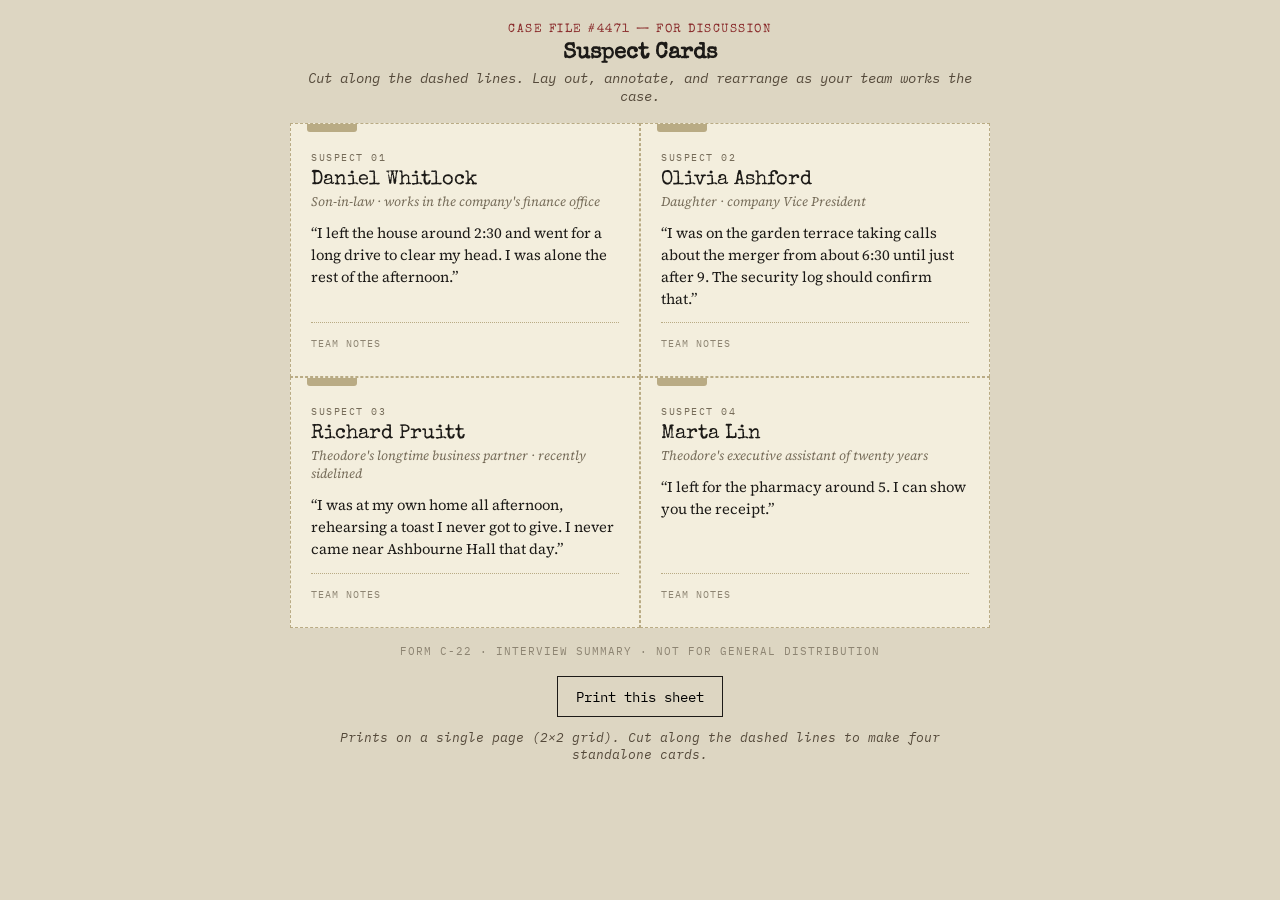
<file: suspect-cards.html>
<!DOCTYPE html>
<html lang="en">
<head>
<meta charset="UTF-8">
<meta name="viewport" content="width=device-width, initial-scale=1.0">
<title>Suspect Cards — Print &amp; Cut</title>
<link rel="preconnect" href="https://fonts.googleapis.com">
<link rel="preconnect" href="https://fonts.gstatic.com" crossorigin>
<link href="https://fonts.googleapis.com/css2?family=Special+Elite&family=Source+Serif+4:ital,opsz,wght@0,8..60,400;0,8..60,600;1,8..60,400&family=IBM+Plex+Mono:wght@400;500;600&display=swap" rel="stylesheet">
<style>
  :root {
    --ink: #1c1a17;
    --paper: #f3eedd;
    --paper-line: #b9ab84;
    --evidence-red: #8a2c2c;
    --locked-grey: #756b58;
  }
  * { box-sizing: border-box; }
  body {
    margin: 0;
    padding: 24px;
    background: #ddd6c2;
    font-family: 'IBM Plex Mono', 'Courier New', monospace;
    color: var(--ink);
  }
  .sheet {
    max-width: 700px;
    margin: 0 auto;
  }
  .sheet-header {
    text-align: center;
    margin-bottom: 18px;
  }
  .stamp {
    font-family: 'Special Elite', 'Courier New', monospace;
    font-size: 0.75rem;
    letter-spacing: 1.5px;
    color: var(--evidence-red);
    text-transform: uppercase;
    margin: 0 0 6px;
  }
  h1 {
    font-family: 'Special Elite', 'Courier New', monospace;
    font-size: 1.4rem;
    margin: 0 0 4px;
  }
  .sub {
    font-size: 0.85rem;
    font-style: italic;
    margin: 0;
    color: #54493a;
  }
  .grid {
    display: flex;
    flex-wrap: wrap;
  }
  .suspect-card {
    background: var(--paper);
    border: 1px dashed var(--paper-line);
    padding: 20px 20px 18px;
    position: relative;
    min-height: 230px;
    display: flex;
    flex-direction: column;
    width: 50%;
  }
  .suspect-card::before {
    content: "";
    position: absolute;
    top: 0; left: 16px;
    width: 50px; height: 8px;
    background: var(--paper-line);
    border-radius: 0 0 3px 3px;
  }
  .card-no {
    font-family: 'IBM Plex Mono', monospace;
    font-size: 0.65rem;
    letter-spacing: 1.5px;
    color: var(--locked-grey);
    text-transform: uppercase;
    margin: 6px 0 2px;
  }
  .suspect-name {
    font-family: 'Special Elite', 'Courier New', monospace;
    font-size: 1.25rem;
    margin: 4px 0 2px;
    color: var(--ink);
  }
  .suspect-role {
    font-family: 'Source Serif 4', Georgia, serif;
    font-size: 0.82rem;
    font-style: italic;
    color: var(--locked-grey);
    margin: 0 0 12px;
  }
  .suspect-quote {
    font-family: 'Source Serif 4', Georgia, serif;
    font-size: 0.92rem;
    line-height: 1.5;
    margin: 0 0 12px;
    flex-grow: 1;
  }
  .notes-line {
    border-top: 1px dotted var(--paper-line);
    padding-top: 8px;
    min-height: 36px;
  }
  .notes-label {
    font-size: 0.62rem;
    letter-spacing: 1px;
    text-transform: uppercase;
    color: #8d8472;
  }
  .footer {
    text-align: center;
    font-size: 0.7rem;
    letter-spacing: 1px;
    color: #8d8472;
    margin-top: 16px;
  }
  .no-print {
    text-align: center;
    margin: 18px auto 0;
    max-width: 680px;
  }
  .no-print button {
    font-family: 'IBM Plex Mono', monospace;
    padding: 10px 18px;
    border: 1px solid var(--ink);
    background: transparent;
    cursor: pointer;
    font-size: 0.9rem;
  }
  .no-print p {
    font-size: 0.8rem;
    color: #54493a;
    font-style: italic;
  }
  @media print {
    body { background: #fff; padding: 0; }
    .no-print { display: none; }
    .suspect-card { border: 1px dashed #999; }
  }
</style>
</head>
<body>

  <div class="sheet">
    <div class="sheet-header">
      <p class="stamp">Case File #4471 &mdash; For Discussion</p>
      <h1>Suspect Cards</h1>
      <p class="sub">Cut along the dashed lines. Lay out, annotate, and rearrange as your team works the case.</p>
    </div>

    <div class="grid">
      <div class="suspect-card">
        <p class="card-no">Suspect 01</p>
        <p class="suspect-name">Daniel Whitlock</p>
        <p class="suspect-role">Son-in-law &middot; works in the company's finance office</p>
        <p class="suspect-quote">&ldquo;I left the house around 2:30 and went for a long drive to clear my head. I was alone the rest of the afternoon.&rdquo;</p>
        <div class="notes-line"><span class="notes-label">Team notes</span></div>
      </div>

      <div class="suspect-card">
        <p class="card-no">Suspect 02</p>
        <p class="suspect-name">Olivia Ashford</p>
        <p class="suspect-role">Daughter &middot; company Vice President</p>
        <p class="suspect-quote">&ldquo;I was on the garden terrace taking calls about the merger from about 6:30 until just after 9. The security log should confirm that.&rdquo;</p>
        <div class="notes-line"><span class="notes-label">Team notes</span></div>
      </div>

      <div class="suspect-card">
        <p class="card-no">Suspect 03</p>
        <p class="suspect-name">Richard Pruitt</p>
        <p class="suspect-role">Theodore's longtime business partner &middot; recently sidelined</p>
        <p class="suspect-quote">&ldquo;I was at my own home all afternoon, rehearsing a toast I never got to give. I never came near Ashbourne Hall that day.&rdquo;</p>
        <div class="notes-line"><span class="notes-label">Team notes</span></div>
      </div>

      <div class="suspect-card">
        <p class="card-no">Suspect 04</p>
        <p class="suspect-name">Marta Lin</p>
        <p class="suspect-role">Theodore's executive assistant of twenty years</p>
        <p class="suspect-quote">&ldquo;I left for the pharmacy around 5. I can show you the receipt.&rdquo;</p>
        <div class="notes-line"><span class="notes-label">Team notes</span></div>
      </div>
    </div>

    <p class="footer">FORM C-22 &middot; INTERVIEW SUMMARY &middot; NOT FOR GENERAL DISTRIBUTION</p>
  </div>

  <div class="no-print">
    <button onclick="window.print()">Print this sheet</button>
    <p>Prints on a single page (2&times;2 grid). Cut along the dashed lines to make four standalone cards.</p>
  </div>

</body>
</html>
</file>
<file: style.css>
/* ============================================================
   THE MARSH INQUIRY — stylesheet
   ------------------------------------------------------------
   Design tokens live at the top. Change colors/fonts here and
   they cascade through the whole site.
============================================================ */

:root {
  /* -- palette -- */
  --ink:           #1c1a17;   /* near-black, used for dark surfaces + text */
  --paper:         #e9e2cd;   /* aged manila page background */
  --paper-dark:    #d9cda9;   /* folder / card surface */
  --paper-line:    #b9ab84;   /* hairline rules on paper */
  --evidence-red:  #8a2c2c;   /* stamps, locked state, alerts */
  --forensic-teal: #2c6e62;   /* unlocked state, primary actions, success */
  --locked-grey:   #756b58;   /* muted text on locked cards */
  --ink-soft:      #3c372e;   /* body text on paper */

  /* -- type -- */
  --font-stamp: 'Special Elite', 'Courier New', monospace;
  --font-body:  'Source Serif 4', Georgia, serif;
  --font-mono:  'IBM Plex Mono', 'Courier New', monospace;
}

* { box-sizing: border-box; }

html, body {
  margin: 0;
  padding: 0;
  background: var(--ink);
  color: var(--ink-soft);
  font-family: var(--font-body);
  font-size: 17px;
  line-height: 1.6;
}

button {
  font-family: inherit;
  cursor: pointer;
}

/* ============================================================
   TOP BAR
============================================================ */
.topbar {
  background: var(--ink);
  border-bottom: 2px solid var(--evidence-red);
  padding: 14px 20px;
  position: sticky;
  top: 0;
  z-index: 50;
}
.topbar-inner {
  max-width: 920px;
  margin: 0 auto;
  display: flex;
  align-items: center;
  justify-content: space-between;
  flex-wrap: wrap;
  gap: 10px;
}
.case-stamp {
  font-family: var(--font-stamp);
  color: var(--paper);
  letter-spacing: 1px;
  font-size: 0.95rem;
}
.case-stamp span { color: var(--evidence-red); }

.progress-track {
  display: flex;
  align-items: center;
  gap: 10px;
}
.progress-label {
  font-family: var(--font-mono);
  font-size: 0.65rem;
  letter-spacing: 1.5px;
  color: #9c9486;
}
.progress-dots { display: flex; gap: 6px; }
.progress-dot {
  width: 11px;
  height: 11px;
  border-radius: 50%;
  background: #4a443a;
  border: 1px solid #6b6354;
  transition: background 0.3s, border-color 0.3s;
}
.progress-dot.filled {
  background: var(--forensic-teal);
  border-color: var(--forensic-teal);
}

/* ============================================================
   LAYOUT / SCREENS
============================================================ */
#app {
  max-width: 920px;
  margin: 0 auto;
  padding: 28px 20px 80px;
}
.screen.hidden { display: none; }

/* ============================================================
   DASHBOARD
============================================================ */
.intro-letter {
  background: var(--paper-dark);
  border: 1px solid var(--paper-line);
  border-radius: 4px;
  padding: 30px 28px;
  margin-bottom: 30px;
  text-align: center;
  background-image:
    linear-gradient(135deg, transparent 0 48%, rgba(0,0,0,0.04) 50%, transparent 52% 100%);
}
.intro-kicker {
  font-family: var(--font-mono);
  font-size: 0.75rem;
  letter-spacing: 2px;
  text-transform: uppercase;
  color: var(--locked-grey);
  margin: 0 0 8px;
}
.intro-letter h1 {
  font-family: var(--font-stamp);
  font-size: 2.3rem;
  margin: 0 0 6px;
  color: var(--ink);
}
.intro-sub {
  margin: 0 0 18px;
  color: var(--ink-soft);
  font-style: italic;
}

.board-heading {
  font-family: var(--font-stamp);
  color: var(--paper);
  font-size: 1.5rem;
  margin: 0 0 4px;
}
.board-help {
  color: #b6ab95;
  margin: 0 0 20px;
  font-size: 0.95rem;
}

.card-grid {
  display: grid;
  grid-template-columns: repeat(auto-fit, minmax(230px, 1fr));
  gap: 18px;
}

.case-card {
  position: relative;
  background: var(--paper-dark);
  border: 1px solid var(--paper-line);
  border-radius: 3px 3px 10px 10px;
  padding: 20px 18px 18px;
  min-height: 130px;
  display: flex;
  flex-direction: column;
  justify-content: space-between;
  overflow: hidden;
  text-align: left;
  width: 100%;
  transition: transform 0.18s ease, box-shadow 0.18s ease;
}
.case-card::before {
  /* folder tab */
  content: "";
  position: absolute;
  top: 0; left: 18px;
  width: 60px; height: 10px;
  background: var(--paper-line);
  border-radius: 0 0 4px 4px;
}
.case-card.unlocked {
  cursor: pointer;
  box-shadow: 0 3px 0 rgba(0,0,0,0.25);
}
.case-card.unlocked:hover {
  transform: translateY(-3px);
  box-shadow: 0 8px 14px rgba(0,0,0,0.35);
}
.case-card.locked {
  opacity: 0.72;
  cursor: not-allowed;
}
.card-status {
  font-family: var(--font-mono);
  font-size: 0.68rem;
  letter-spacing: 1px;
  text-transform: uppercase;
}
.case-card.unlocked .card-status { color: var(--forensic-teal); }
.case-card.locked .card-status { color: var(--locked-grey); }
.card-title {
  font-family: var(--font-stamp);
  font-size: 1.15rem;
  color: var(--ink);
  margin: 10px 0 4px;
}
.card-sub {
  font-size: 0.85rem;
  color: var(--ink-soft);
  margin: 0;
}
.card-stamp {
  position: absolute;
  top: 38px;
  right: -34px;
  background: var(--evidence-red);
  color: #f3e8e8;
  font-family: var(--font-mono);
  font-size: 0.65rem;
  letter-spacing: 2px;
  padding: 3px 38px;
  transform: rotate(28deg);
  box-shadow: 0 1px 3px rgba(0,0,0,0.4);
}

.dashboard-footer {
  text-align: center;
  margin-top: 36px;
}

/* ============================================================
   BUTTONS
============================================================ */
.btn {
  border: none;
  border-radius: 3px;
  padding: 10px 18px;
  font-size: 0.92rem;
  font-weight: 600;
}
.btn-primary {
  background: var(--forensic-teal);
  color: #f3f1e6;
}
.btn-primary:hover { background: #244f47; }
.btn-ghost {
  background: transparent;
  border: 1px solid var(--ink);
  color: var(--ink);
}
.btn-ghost:hover { background: rgba(0,0,0,0.06); }
.btn-hint {
  background: transparent;
  border: 1px solid var(--locked-grey);
  color: var(--locked-grey);
}
.btn-hint:hover { background: rgba(0,0,0,0.05); }
.btn-text {
  background: transparent;
  color: #8d8472;
  font-size: 0.8rem;
  text-decoration: underline;
  font-weight: 400;
}
.btn-back {
  background: transparent;
  color: var(--paper);
  font-family: var(--font-mono);
  font-size: 0.8rem;
  margin-bottom: 16px;
  padding: 6px 0;
}
.btn-back:hover { color: var(--forensic-teal); }

/* ============================================================
   FILE SHEETS (background / clue / report pages)
============================================================ */
.file-sheet {
  background: var(--paper);
  border: 1px solid var(--paper-line);
  border-radius: 4px;
  padding: 32px 30px;
  box-shadow: 0 6px 20px rgba(0,0,0,0.3);
}
.file-tag {
  font-family: var(--font-mono);
  font-size: 0.7rem;
  letter-spacing: 1.5px;
  text-transform: uppercase;
  color: var(--evidence-red);
  margin: 0 0 6px;
}
.file-sheet h2 {
  font-family: var(--font-stamp);
  color: var(--ink);
  margin: 0 0 18px;
  font-size: 1.7rem;
}
.file-sheet h3 {
  font-family: var(--font-stamp);
  color: var(--ink);
  font-size: 1.1rem;
  margin: 26px 0 12px;
}
.file-sheet p { margin: 0 0 14px; }
.rule {
  border: none;
  border-top: 1px solid var(--paper-line);
  margin: 16px 0 18px;
}

.letter-line {
  font-family: var(--font-mono);
  font-size: 0.85rem;
  color: var(--locked-grey);
  margin: 0 0 4px !important;
}
.letter-sign {
  font-family: var(--font-stamp);
  margin-top: 22px;
}

.riddle-block {
  font-family: var(--font-mono);
  background: var(--paper-dark);
  border-left: 4px solid var(--evidence-red);
  padding: 18px 20px;
  margin: 0 0 16px;
  font-size: 0.95rem;
  line-height: 1.8;
}
.hint-note {
  font-size: 0.85rem;
  color: var(--locked-grey);
  font-style: italic;
}
.examiner-note {
  font-size: 0.9rem;
  font-style: italic;
  color: var(--locked-grey);
  border-top: 1px dashed var(--paper-line);
  padding-top: 12px;
}

/* data tables (autopsy / logs / energy tables) */
.table-scroll {
  overflow-x: auto;
  -webkit-overflow-scrolling: touch;
  margin: 0 0 18px;
}
.table-scroll .data-table { margin-bottom: 0; }
.data-table {
  width: 100%;
  border-collapse: collapse;
  margin: 0 0 18px;
  font-family: var(--font-mono);
  font-size: 0.88rem;
}
.data-table th, .data-table td {
  border: 1px solid var(--paper-line);
  padding: 8px 10px;
  text-align: left;
}
.data-table th {
  background: var(--paper-dark);
  width: 38%;
  font-weight: 600;
}
.log-table th {
  width: auto;
  background: var(--ink);
  color: var(--paper);
}
.log-table { min-width: 460px; }

/* suspects */
.suspect-grid {
  display: grid;
  grid-template-columns: repeat(auto-fit, minmax(220px, 1fr));
  gap: 14px;
  margin-bottom: 24px;
}
.suspect-card {
  background: var(--paper-dark);
  border: 1px solid var(--paper-line);
  border-radius: 3px;
  padding: 14px 16px;
}
.suspect-name {
  font-family: var(--font-stamp);
  margin: 0 0 2px;
  color: var(--ink);
}
.suspect-role {
  font-size: 0.78rem;
  color: var(--locked-grey);
  margin: 0 0 10px;
}
.suspect-quote {
  font-size: 0.9rem;
  font-style: italic;
  margin: 0;
}

/* ============================================================
   ANSWER BOXES
============================================================ */
.answer-box {
  background: var(--paper-dark);
  border: 1px dashed var(--paper-line);
  border-radius: 4px;
  padding: 18px 20px;
  margin-top: 22px;
}
.answer-box label {
  display: block;
  font-weight: 600;
  margin-bottom: 10px;
  color: var(--ink);
}
.answer-box input[type="text"] {
  width: 100%;
  padding: 10px 12px;
  font-family: var(--font-mono);
  font-size: 0.95rem;
  border: 1px solid var(--paper-line);
  border-radius: 3px;
  background: var(--paper);
  color: var(--ink);
  margin-bottom: 12px;
}
.answer-box input[type="text"]:focus {
  outline: 2px solid var(--forensic-teal);
  outline-offset: 1px;
}
.answer-actions {
  display: flex;
  gap: 10px;
  flex-wrap: wrap;
}
.hint-text {
  margin-top: 12px;
  font-size: 0.88rem;
  font-style: italic;
  color: var(--ink-soft);
  background: rgba(0,0,0,0.04);
  padding: 10px 12px;
  border-radius: 3px;
}
.hint-text.hidden { display: none; }
.hint-line {
  display: block;
  margin-bottom: 8px;
}
.hint-line:last-child { margin-bottom: 0; }
.btn-hint:disabled {
  opacity: 0.5;
  cursor: not-allowed;
}
.feedback {
  margin: 12px 0 0;
  font-weight: 600;
  min-height: 1.2em;
}
.feedback.correct { color: var(--forensic-teal); }
.feedback.incorrect { color: var(--evidence-red); }

/* ============================================================
   ENDING
============================================================ */
.ending-sheet { border-color: var(--forensic-teal); }
.ending-signoff {
  font-family: var(--font-stamp);
  margin-top: 24px;
  letter-spacing: 1px;
}

/* ============================================================
   FOCUS / ACCESSIBILITY
============================================================ */
button:focus-visible, input:focus-visible {
  outline: 2px solid var(--forensic-teal);
  outline-offset: 2px;
}

@media (prefers-reduced-motion: reduce) {
  .case-card { transition: none; }
}

/* ============================================================
   RESPONSIVE
============================================================ */
@media (max-width: 480px) {
  html, body { font-size: 16px; }
  .intro-letter h1 { font-size: 1.8rem; }
  .intro-letter { padding: 22px 18px; }
  .file-sheet { padding: 22px 16px; }
  .file-sheet h2 { font-size: 1.4rem; }
  .data-table { font-size: 0.78rem; }
  .data-table th, .data-table td { padding: 6px 8px; }
  .riddle-block { padding: 14px 14px; font-size: 0.88rem; }
  .answer-box { padding: 14px 14px; }
  .case-stamp { font-size: 0.82rem; }
  .topbar { padding: 10px 14px; }
}
</file>
